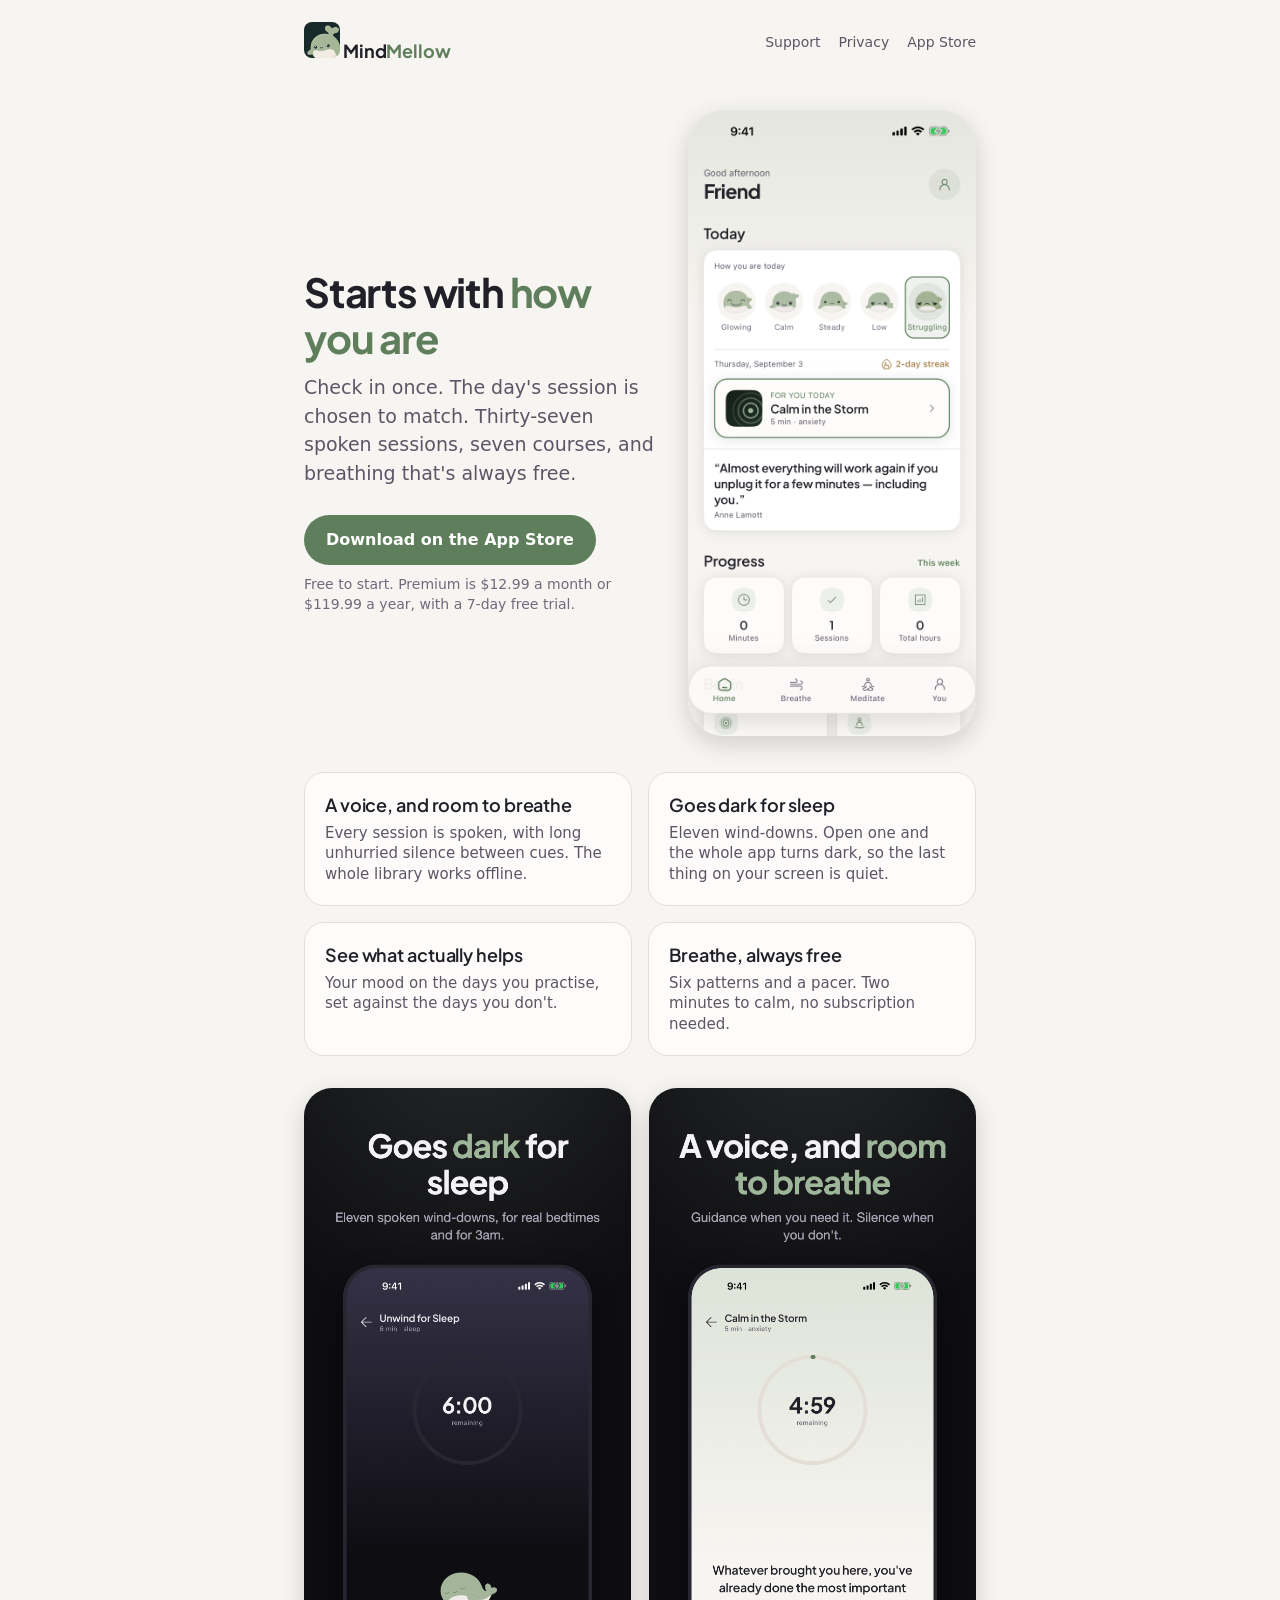
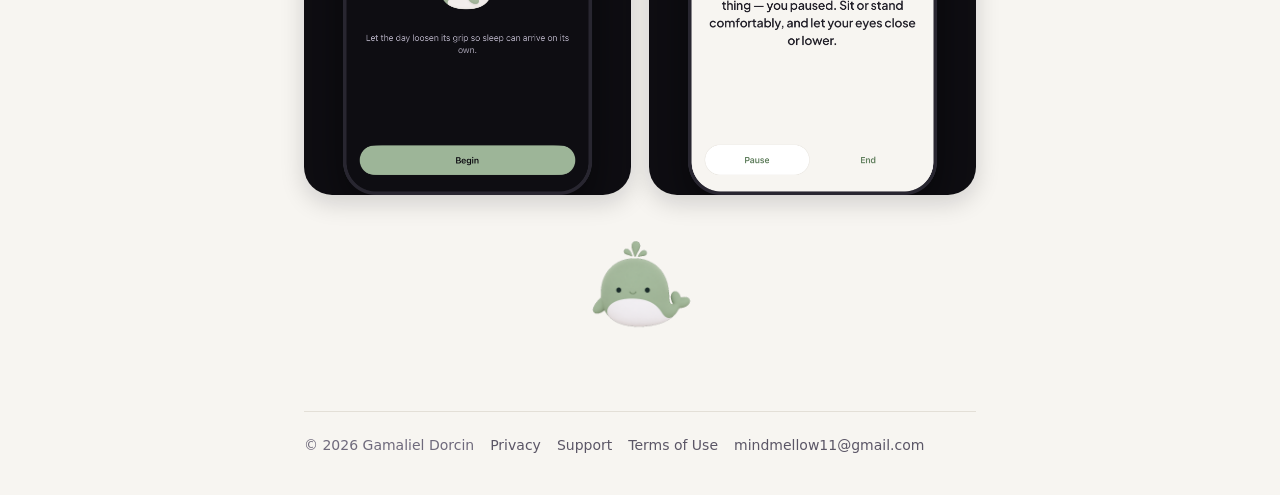
<file: index.html>
<!doctype html><html lang="en"><head><meta charset="utf-8"><meta name="viewport" content="width=device-width,initial-scale=1">
<title>MindMellow — Meditation, sleep & mood</title><meta name="description" content="Check in with how you feel, and the day's session is chosen to match. 37 spoken sessions, 7 courses, breathing that's always free.">
<link rel="icon" href="assets/icon.png"><link rel="preconnect" href="https://fonts.googleapis.com">
<link href="https://fonts.googleapis.com/css2?family=Plus+Jakarta+Sans:wght@600;700&display=swap" rel="stylesheet">
<link rel="stylesheet" href="style.css"></head><body><div class="wrap"><nav><a class="brand" href="./"><img src="assets/icon.png" alt=""> Mind<span>Mellow</span></a>
<div class="links"><a href="support.html">Support</a><a href="https://nexus-applications.web.app/mindmellow-privacy">Privacy</a><a href="https://apps.apple.com/app/id6741377429">App Store</a></div></nav><div class=""><section class="hero"><div>
  <h1>Starts with <em>how you are</em></h1>
  <p class="dim lede">Check in once. The day's session is chosen to match. Thirty-seven spoken sessions, seven courses, and breathing that's always free.</p>
  <a class="btn" href="https://apps.apple.com/app/id6741377429">Download on the App Store</a>
  <p class="small">Free to start. Premium is $12.99 a month or $119.99 a year, with a 7-day free trial.</p>
</div><img src="assets/shot-home.png" alt="MindMellow home screen with the daily mood check-in"></section>
<div class="grid">
  <div class="card"><h3>A voice, and room to breathe</h3><p>Every session is spoken, with long unhurried silence between cues. The whole library works offline.</p></div>
  <div class="card"><h3>Goes dark for sleep</h3><p>Eleven wind-downs. Open one and the whole app turns dark, so the last thing on your screen is quiet.</p></div>
  <div class="card"><h3>See what actually helps</h3><p>Your mood on the days you practise, set against the days you don't.</p></div>
  <div class="card"><h3>Breathe, always free</h3><p>Six patterns and a pacer. Two minutes to calm, no subscription needed.</p></div>
</div>
<div class="shots"><img src="assets/shot-sleep.png" alt="The sleep player in dark mode"><img src="assets/shot-player.png" alt="A spoken session in progress"></div>
<img class="whale" src="assets/whale.png" alt=""></div><footer><span>© 2026 Gamaliel Dorcin</span><a href="https://nexus-applications.web.app/mindmellow-privacy">Privacy</a><a href="support.html">Support</a>
<a href="https://www.apple.com/legal/internet-services/itunes/dev/stdeula/">Terms of Use</a><a href="mailto:mindmellow11@gmail.com">mindmellow11@gmail.com</a></footer></div></body></html>
</file>
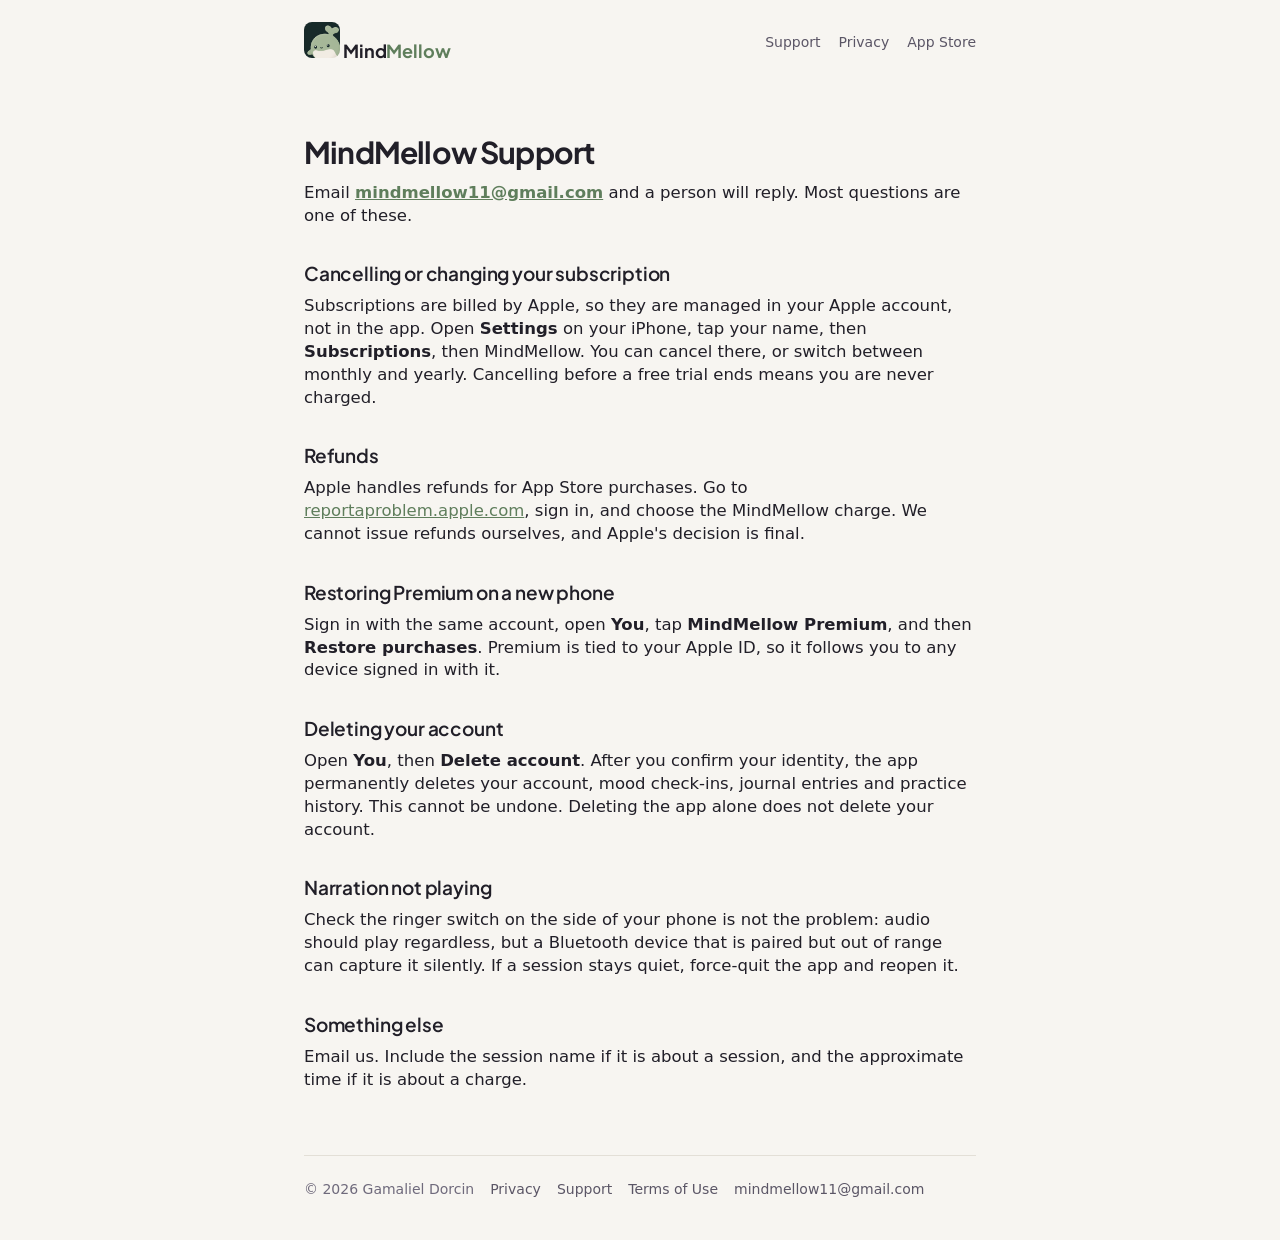
<file: support.html>
<!doctype html><html lang="en"><head><meta charset="utf-8"><meta name="viewport" content="width=device-width,initial-scale=1">
<title>Support — MindMellow</title>
<link rel="icon" href="assets/icon.png"><link rel="preconnect" href="https://fonts.googleapis.com">
<link href="https://fonts.googleapis.com/css2?family=Plus+Jakarta+Sans:wght@600;700&display=swap" rel="stylesheet">
<link rel="stylesheet" href="style.css"></head><body><div class="wrap"><nav><a class="brand" href="./"><img src="assets/icon.png" alt=""> Mind<span>Mellow</span></a>
<div class="links"><a href="support.html">Support</a><a href="https://nexus-applications.web.app/mindmellow-privacy">Privacy</a><a href="https://apps.apple.com/app/id6741377429">App Store</a></div></nav><div class="legal"><h1>MindMellow Support</h1>
<p>Email <strong><a href="mailto:mindmellow11@gmail.com">mindmellow11@gmail.com</a></strong> and a person will reply. Most questions are one of these.</p>
<h2>Cancelling or changing your subscription</h2>
<p>Subscriptions are billed by Apple, so they are managed in your Apple account, not in the app. Open <strong>Settings</strong> on your iPhone, tap your name, then <strong>Subscriptions</strong>, then MindMellow. You can cancel there, or switch between monthly and yearly. Cancelling before a free trial ends means you are never charged.</p>
<h2>Refunds</h2>
<p>Apple handles refunds for App Store purchases. Go to <a href="https://reportaproblem.apple.com">reportaproblem.apple.com</a>, sign in, and choose the MindMellow charge. We cannot issue refunds ourselves, and Apple's decision is final.</p>
<h2>Restoring Premium on a new phone</h2>
<p>Sign in with the same account, open <strong>You</strong>, tap <strong>MindMellow Premium</strong>, and then <strong>Restore purchases</strong>. Premium is tied to your Apple ID, so it follows you to any device signed in with it.</p>
<h2>Deleting your account</h2>
<p>Open <strong>You</strong>, then <strong>Delete account</strong>. After you confirm your identity, the app permanently deletes your account, mood check-ins, journal entries and practice history. This cannot be undone. Deleting the app alone does not delete your account.</p>
<h2>Narration not playing</h2>
<p>Check the ringer switch on the side of your phone is not the problem: audio should play regardless, but a Bluetooth device that is paired but out of range can capture it silently. If a session stays quiet, force-quit the app and reopen it.</p>
<h2>Something else</h2>
<p>Email us. Include the session name if it is about a session, and the approximate time if it is about a charge.</p></div><footer><span>© 2026 Gamaliel Dorcin</span><a href="https://nexus-applications.web.app/mindmellow-privacy">Privacy</a><a href="support.html">Support</a>
<a href="https://www.apple.com/legal/internet-services/itunes/dev/stdeula/">Terms of Use</a><a href="mailto:mindmellow11@gmail.com">mindmellow11@gmail.com</a></footer></div></body></html>
</file>
<file: style.css>
/* Generated by scripts/render-site.js from src/theme/tokens.ts. Do not edit by hand. */
:root {
  --bg: #F7F5F1; --surface: #FDFCFA; --surface-raised: #FFFFFF;
  --border: #E3DFD7; --text: #211F28; --text-dim: #5B5666; --text-faint: #6F6A7C;
  --accent: #5F7E5C; --accent-strong: #4A6448; --accent-soft: rgba(95, 126, 92, 0.10);
  --on-accent: #FFFFFF; --ink: #0E0D12; --snow: #F4F2F7; --fog: #A9A4B5;
  --r-sm: 10px; --r-md: 14px; --r-lg: 20px; --r-xl: 28px; --r-pill: 999px;
  --shadow-raised: 0 8px 24px rgba(14, 13, 18, 0.16);
  --display: "Plus Jakarta Sans", -apple-system, system-ui, sans-serif;
  --body: -apple-system, system-ui, "Helvetica Neue", sans-serif;
}
* { box-sizing: border-box; }
body { margin: 0; background: var(--bg); color: var(--text); font-family: var(--body); font-size: 16px; line-height: 1.38; -webkit-font-smoothing: antialiased; }
a { color: var(--accent); }
.wrap { max-width: 720px; margin: 0 auto; padding: 0 24px; }

nav { display: flex; align-items: center; gap: 14px; padding: 22px 0; }
nav img { width: 36px; height: 36px; border-radius: 8px; }
nav .brand { font-family: var(--display); font-weight: 700; font-size: 18px; letter-spacing: -0.006em; color: var(--text); text-decoration: none; }
nav .brand span { color: var(--accent); }
nav .links { margin-left: auto; display: flex; gap: 18px; font-size: 14px; }
nav .links a { color: var(--text-dim); text-decoration: none; }
nav .links a:hover { color: var(--accent); }

h1 { font-family: var(--display); font-weight: 700; font-size: 40px; line-height: 1.15; letter-spacing: -0.030em; margin: 48px 0 12px; }
h1 em { color: var(--accent); font-style: normal; }
h2 { font-family: var(--display); font-weight: 600; font-size: 22px; line-height: 1.27; letter-spacing: -0.009em; margin: 40px 0 8px; }
h3 { font-family: var(--display); font-weight: 600; font-size: 18px; line-height: 1.33; letter-spacing: -0.006em; margin: 0 0 6px; }
p { margin: 10px 0; }
.dim { color: var(--text-dim); }
.small { font-size: 14px; color: var(--text-faint); }
strong { font-weight: 600; color: var(--text); }

.hero { display: grid; grid-template-columns: 1.1fr .9fr; gap: 32px; align-items: center; padding: 24px 0 8px; }
.hero .lede { font-size: 19px; line-height: 1.5; }
.hero img { width: 100%; max-width: 300px; justify-self: center; border-radius: 36px; box-shadow: var(--shadow-raised); }
.btn { display: inline-flex; align-items: center; gap: 10px; background: var(--accent); color: var(--on-accent); text-decoration: none; font-weight: 600; padding: 14px 22px; border-radius: var(--r-pill); margin-top: 18px; }
.btn:hover { background: var(--accent-strong); }

.grid { display: grid; grid-template-columns: repeat(2, 1fr); gap: 16px; margin: 28px 0; }
.card { background: var(--surface); border: 1px solid var(--border); border-radius: var(--r-lg); padding: 20px; }
.card p { margin: 0; color: var(--text-dim); font-size: 15px; }

.shots { display: grid; grid-template-columns: repeat(auto-fit, minmax(180px, 1fr)); gap: 18px; margin: 32px 0; }
.shots img { width: 100%; border-radius: var(--r-xl); box-shadow: var(--shadow-raised); }
.whale { width: 120px; margin: 24px auto 0; display: block; }

footer { margin: 64px 0 40px; padding-top: 24px; border-top: 1px solid var(--border); font-size: 14px; color: var(--text-faint); display: flex; flex-wrap: wrap; gap: 16px; }
footer a { color: var(--text-dim); text-decoration: none; }

.legal h1 { font-size: 30px; line-height: 1.20; letter-spacing: -0.027em; }
.legal h2 { font-size: 19px; margin-top: 34px; }
.legal p { font-size: 16.5px; }
.legal .meta { color: var(--text-dim); margin-top: -4px; }
@media (max-width: 640px) { .hero, .grid { grid-template-columns: 1fr; } h1 { font-size: 32px; } }
</file>
